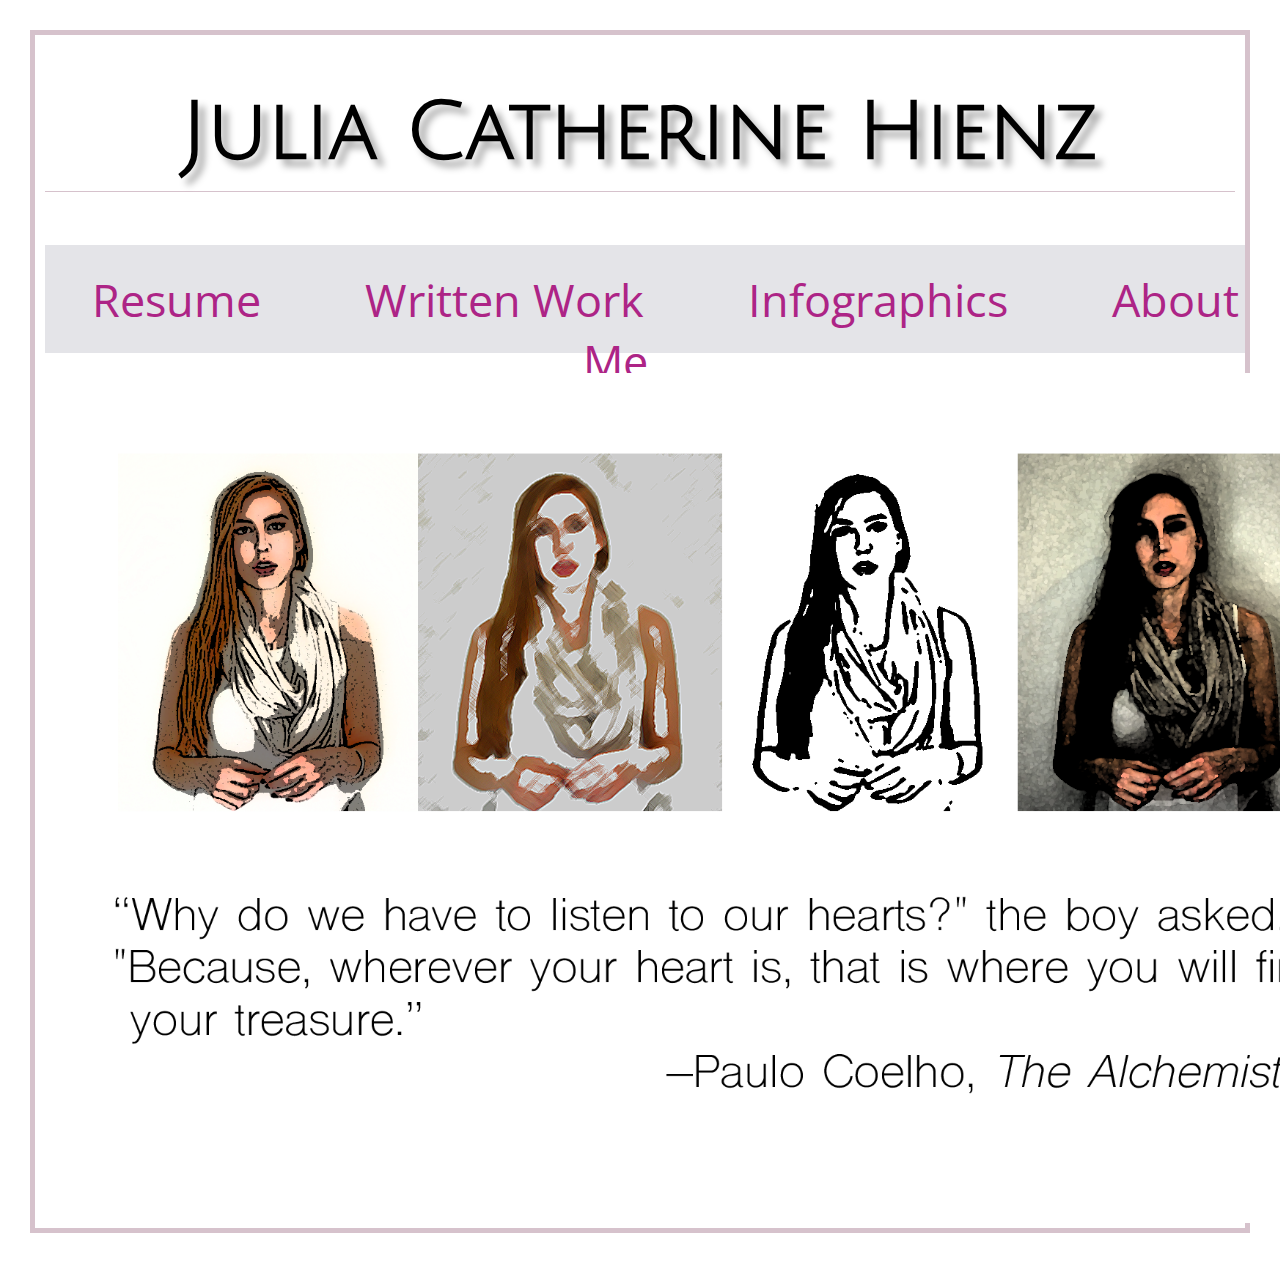
<file: index.html>
<!DOCTYPE html><html lang="en"><head>  <meta charset="UTF-8" />  <title>Julia C. Hienz</title>  <link href="../style.css" rel="stylesheet" />  <link href="https://fonts.googleapis.com/css?family=Julius+Sans+One" rel="stylesheet" />  <link href="https://fonts.googleapis.com/css?family=Open+Sans+Condensed:300" rel="stylesheet"></head><body><header>  <h1 id="homename">Julia Catherine Hienz</h1></header><main>  <div id="nav">    <ul>      <li><a href="../Resume/resume.html" style="text-decoration: none">Resume</a></li>      <li><a href="../WrittenWork/writtenwork.html" style="text-decoration: none">Written Work</a></li>      <li><a href="../Infographics/infographic.html" style="text-decoration: none">Infographics</a></li>      <li><a href="../Aboutme/aboutme.html" style="text-decoration: none">About Me</a></li>    </ul>  </div>  <img src="../images/collage.png" width="1300" height="850" alt="Collage of Julia" id="collage"/></main></body></html>
</file>
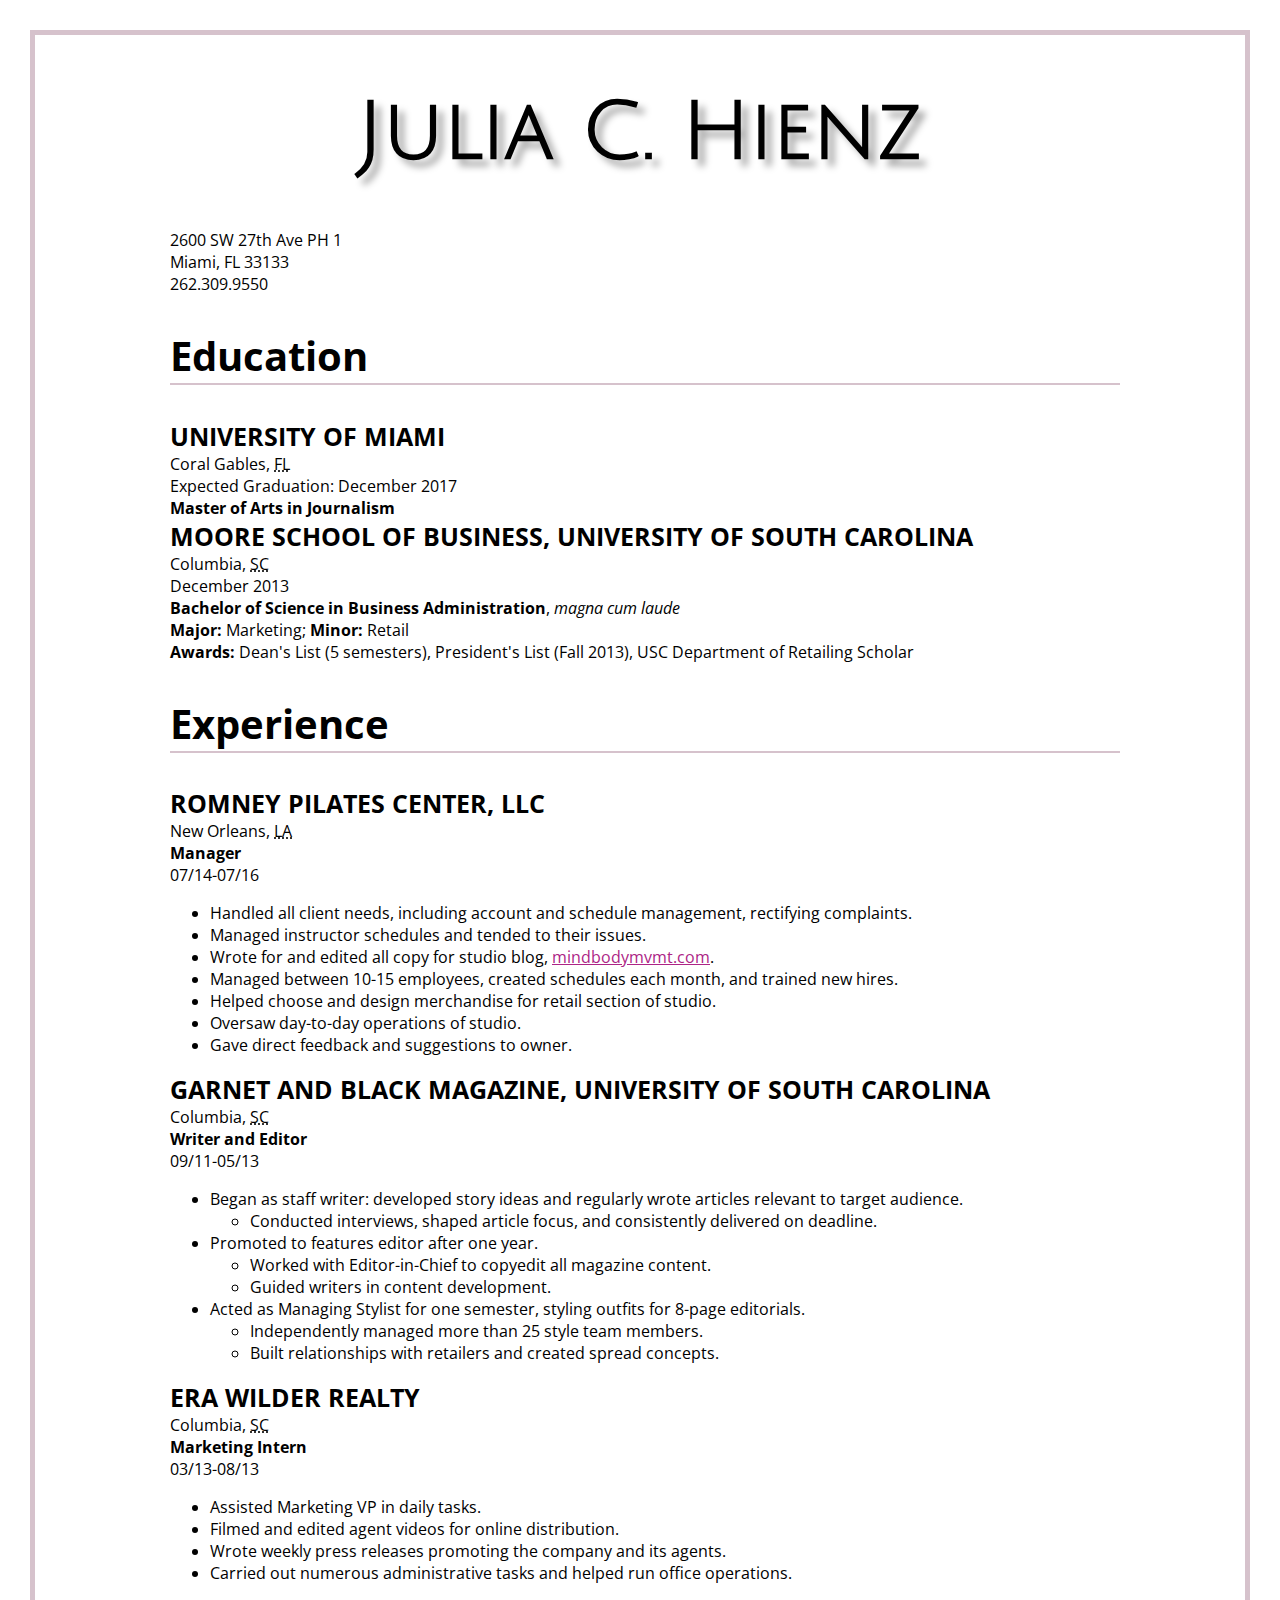
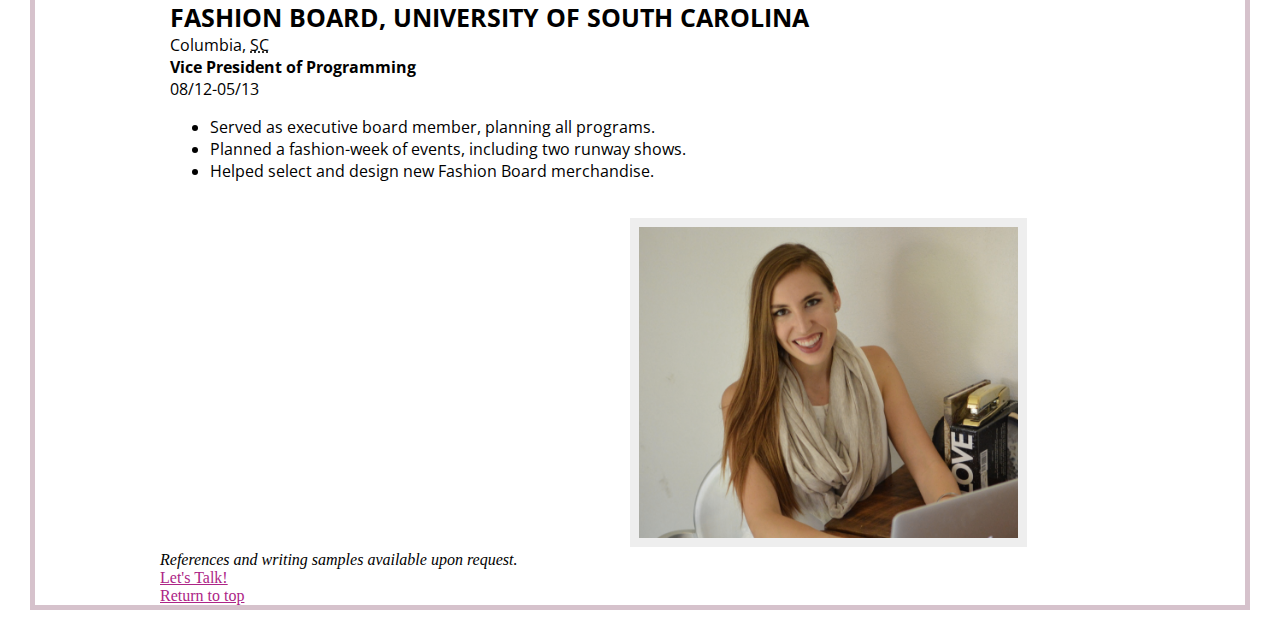
<file: resume.html>
<!DOCTYPE html>
<html lang="en">
<head>
  <meta charset="UTF-8" />
  <title>Resume</title>
  <link href="style.css" rel="stylesheet" />
  <link href="https://fonts.googleapis.com/css?family=Julius+Sans+One" rel="stylesheet" />
  <link href="https://fonts.googleapis.com/css?family=Open+Sans+Condensed:300" rel="stylesheet">
</head>

<body id="top">
<div id= "container">

    <header>
        <h1>Julia C. Hienz</h1>
    </header>

<main>

    <article id="address">
      <p>2600 SW 27th Ave PH 1</p>
      <p>Miami, FL 33133</p>
      <p>262.309.9550</p>
    </article>

    <section>
        <h2>Education</h2>

      <article>
        <h3>UNIVERSITY OF MIAMI</h3>

        <p>Coral Gables, <abbr title="Florida">FL</abbr></p>
        <p>Expected Graduation: December 2017</p>

        <p id="Degree1"><strong>Master of Arts in Journalism</strong></p>

      </article>

      <article id="USC">
        <h3>MOORE SCHOOL OF BUSINESS, UNIVERSITY OF SOUTH CAROLINA</h3>

        <p>Columbia, <abbr title="South Carolina">SC</abbr></p>

        <p>December 2013</p>

        <p id="Degree2"><strong>Bachelor of Science in Business Administration</strong>, <em>magna cum laude</em></p>

        <p id="Details1"><strong>Major:</strong> Marketing; <strong>Minor:</strong> Retail</p>
        <p id="Details2"><strong>Awards:</strong> Dean's List (5 semesters), President's List (Fall 2013),
          USC Department of Retailing Scholar</p>
      </article>

    </section>

    <section>
        <h2>Experience</h2>


      <article>
          <h3>ROMNEY PILATES CENTER, LLC</h3>

            <p>New Orleans, <abbr title="Louisiana">LA</abbr></p>

          <h4>Manager</h4>

          <p>07/14-07/16</p>

            <ul>
              <li>Handled all client needs, including account and schedule management,
                rectifying complaints.</li>
              <li>Managed instructor schedules and tended to their issues.</li>
              <li>Wrote for and edited all copy for studio blog, <a href="http://www.mindbodymvmt.com">mindbodymvmt.com</a>.</li>
              <li>Managed between 10-15 employees, created schedules each month, and trained new hires.</li>
              <li>Helped choose and design merchandise for retail section of studio.</li>
              <li>Oversaw day-to-day operations of studio.</li>
              <li>Gave direct feedback and suggestions to owner.</li>
            </ul>

      </article>

      <article>
          <h3>GARNET AND BLACK MAGAZINE, UNIVERSITY OF SOUTH CAROLINA</h3>

            <p>Columbia, <abbr title="South Carolina">SC</abbr></p>

          <h4>Writer and Editor</h4>

          <p>09/11-05/13</p>

            <ul>
              <li>Began as staff writer: developed story ideas and regularly wrote articles
              relevant to target audience.
                <ul>
                  <li>Conducted interviews, shaped article focus, and consistently delivered on deadline.</li>
                </ul>
              </li>

              <li>Promoted to features editor after one year.
                <ul>
                  <li>Worked with Editor-in-Chief to copyedit all magazine content.</li>
                  <li>Guided writers in content development.</li>
                </ul>
              </li>

              <li>Acted as Managing Stylist for one semester, styling outfits for 8-page editorials.
                <ul>
                  <li>Independently managed more than 25 style team members.</li>
                  <li>Built relationships with retailers and created spread concepts.</li>
                </ul>
              </li>

            </ul>
      </article>

      <article>
        <h3>ERA WILDER REALTY</h3>

          <p id="City">Columbia, <abbr title="South Carolina">SC</abbr></p>

        <h4>Marketing Intern</h4>

          <p>03/13-08/13</p>

        <ul>
          <li>Assisted Marketing VP in daily tasks.</li>
          <li>Filmed and edited agent videos for online distribution.</li>
          <li>Wrote weekly press releases promoting the company and its agents.</li>
          <li>Carried out numerous administrative tasks and helped run office operations.</li>
        </ul>

      </article>

      <article>
        <h3>FASHION BOARD, UNIVERSITY OF SOUTH CAROLINA</h3>

          <p>Columbia, <abbr title="South Carolina">SC</abbr></p>

        <h4>Vice President of Programming</h4>

          <p>08/12-05/13</p>

            <ul>
              <li>Served as executive board member, planning all programs.</li>
              <li>Planned a fashion-week of events, including two runway shows.</li>
              <li>Helped select and design new Fashion Board merchandise.</li>
            </ul>

      </article>
    </section>

  </main>

  <footer>
    <img src="headshot.png" alt="Picture of Julia" id="headshot" />
    <p id="References"><em>References and writing samples available upon request.</em></p>
    <p id="Talk"><a href="mailto:juliahienz@gmail.com?subject=Hello!">Let's Talk!</a></p>
    <p id="Return"><a href="#top">Return to top</a></p>
  </footer>

</div>
</body>
</html>
</file>
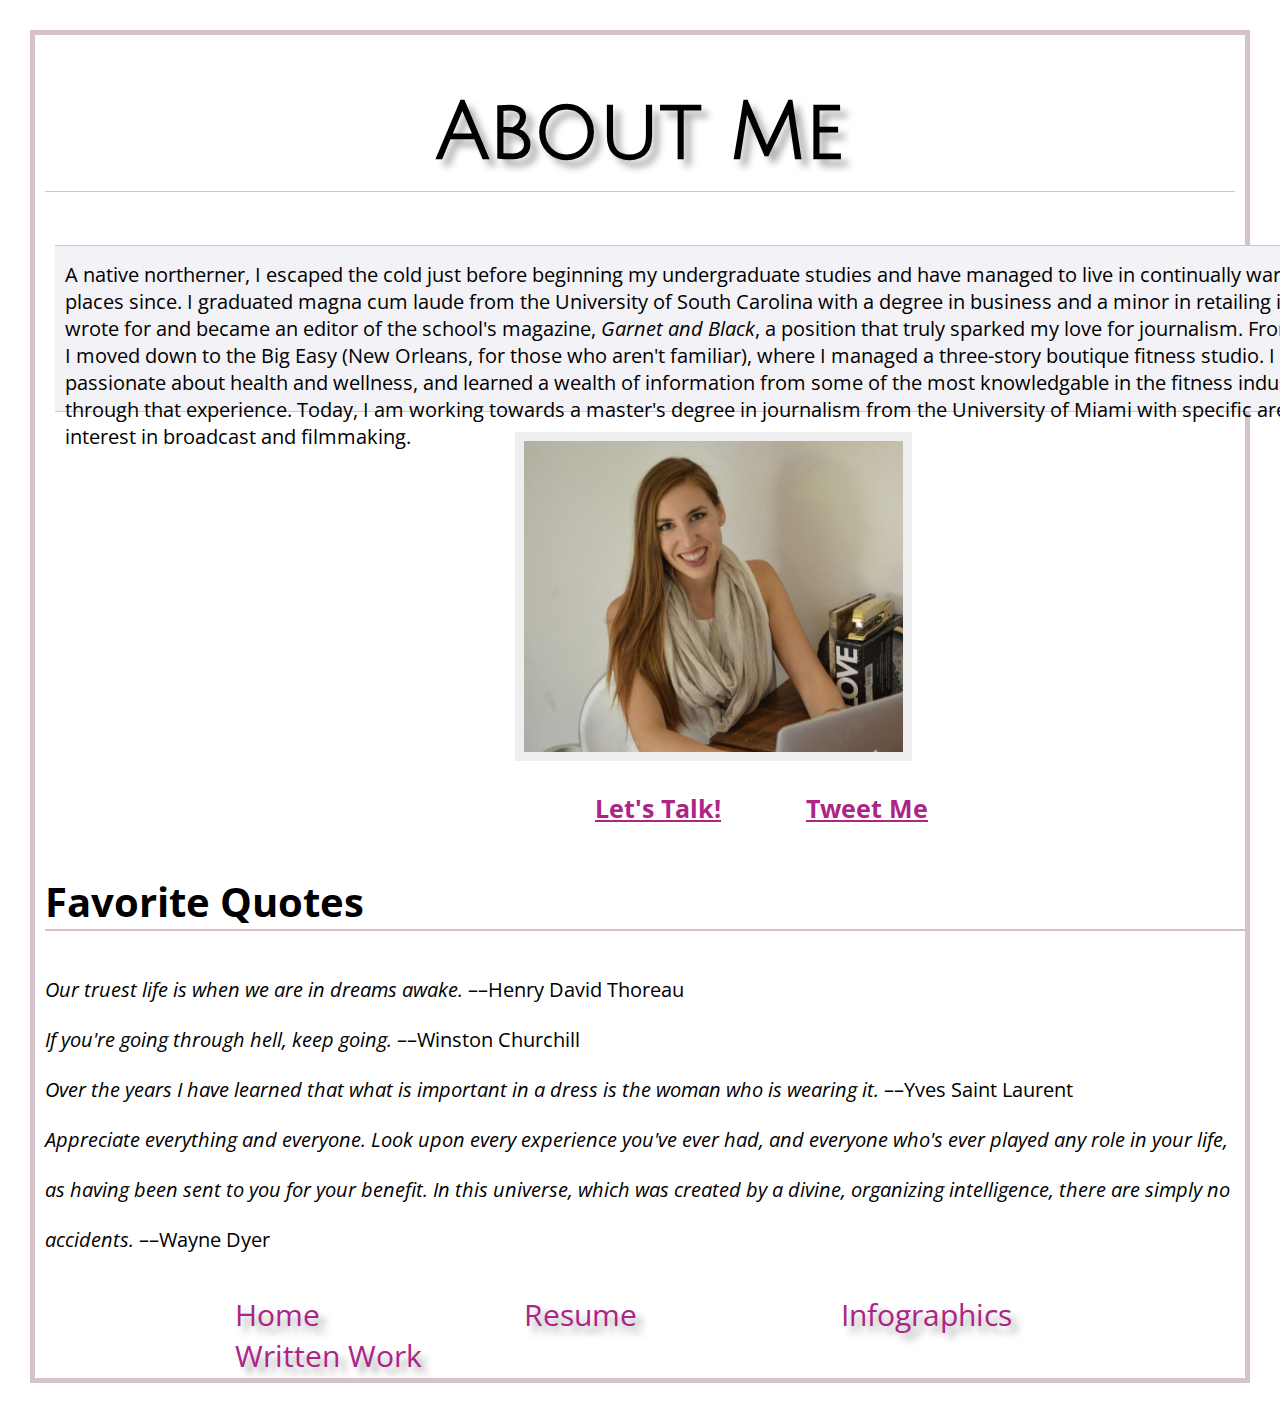
<file: Aboutme/aboutme.html>
<!DOCTYPE html>
<html lang="en">
<head>
  <meta charset="UTF-8" />
  <title>About Me</title>
  <link href="../style.css" rel="stylesheet" />
  <link href="https://fonts.googleapis.com/css?family=Julius+Sans+One" rel="stylesheet" />
  <link href="https://fonts.googleapis.com/css?family=Open+Sans+Condensed:300" rel="stylesheet">
</head>

<body>
<header>
<h1 id="about">About Me</h1>
</header>

<main>
  <article>
    <p id="me">A native northerner, I escaped the cold just before beginning my undergraduate studies and have managed to
      live in continually warmer places since. I graduated magna cum laude from the University of South
      Carolina with a degree in business and a minor in retailing in 2013. I wrote for and became an editor
      of the school's magazine, <em>Garnet and Black</em>, a position that truly sparked my love
      for journalism. From there, I moved down to the Big Easy (New Orleans, for those who aren't familiar), where I managed a three-story boutique
      fitness studio. I am passionate about health and wellness, and learned a wealth of information from some of the
      most knowledgable in the fitness industry through that experience. Today, I am working towards a master's degree in journalism
      from the University of Miami with specific areas of interest in broadcast and filmmaking.
  </article>

  <p><img src="../images/headshot.png" alt="Picture of Julia" id="headshot" /><p>

<article id="connect">
  <p id="talk"><a href="mailto:juliahienz@gmail.com?subject=Hello!"><strong>Let's Talk!</strong></a></p>
  <p id="tweet"><a href="https://twitter.com/juliahienz"><strong>Tweet Me</strong></a></p>
</article>


    <h2>Favorite Quotes</h2>
    <article id="quotes">
      <p><em></em>  </p>
      <p><em>Our truest life is when we are in dreams awake.</em> ––Henry David Thoreau</p>
      <p><em>If you're going through hell, keep going.</em>  ––Winston Churchill
      <p><em>Over the years I have learned that what is important in a dress is the woman who is wearing it.</em>
           ––Yves Saint Laurent</p>
      <p><em>Appreciate everything and everyone. Look upon every experience you've ever had,
        and everyone who's ever played any role in your life, as having been sent to you for your benefit.
        In this universe, which was created by a divine, organizing intelligence, there are simply no accidents.</em>
           ––Wayne Dyer</p>
    </article>

  <div id="bottomnav">
  <ul>
    <li><a href="../index.html" style="text-decoration:none">Home</a></li>
    <li><a href="../Resume/resume.html" style="text-decoration:none">Resume</a></li>
    <li><a href="../Infographics/infographic.html" style="text-decoration:none">Infographics</a></li>
    <li><a href="../WrittenWork/writtenwork.html" style="text-decoration:none">Written Work</a></li>
  </ul>
</div>

</main>
</body>
</html>
</file>
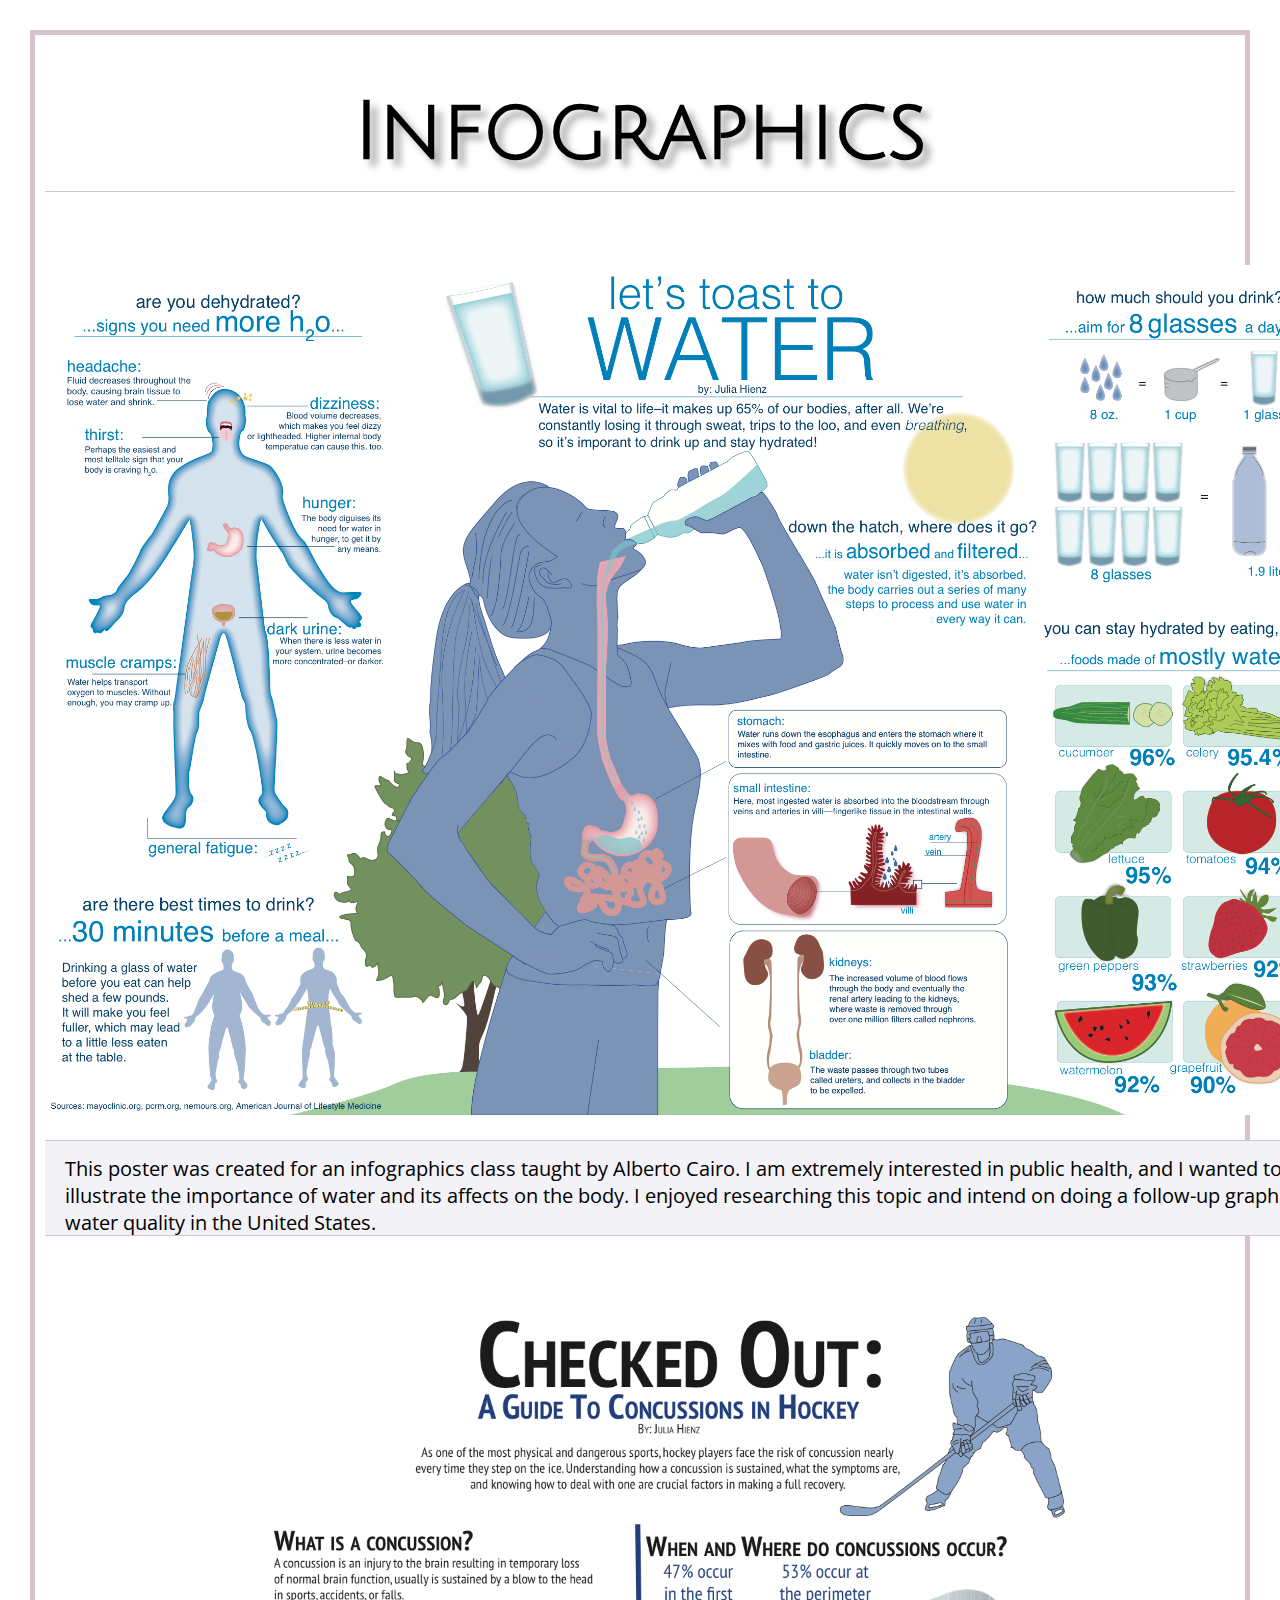
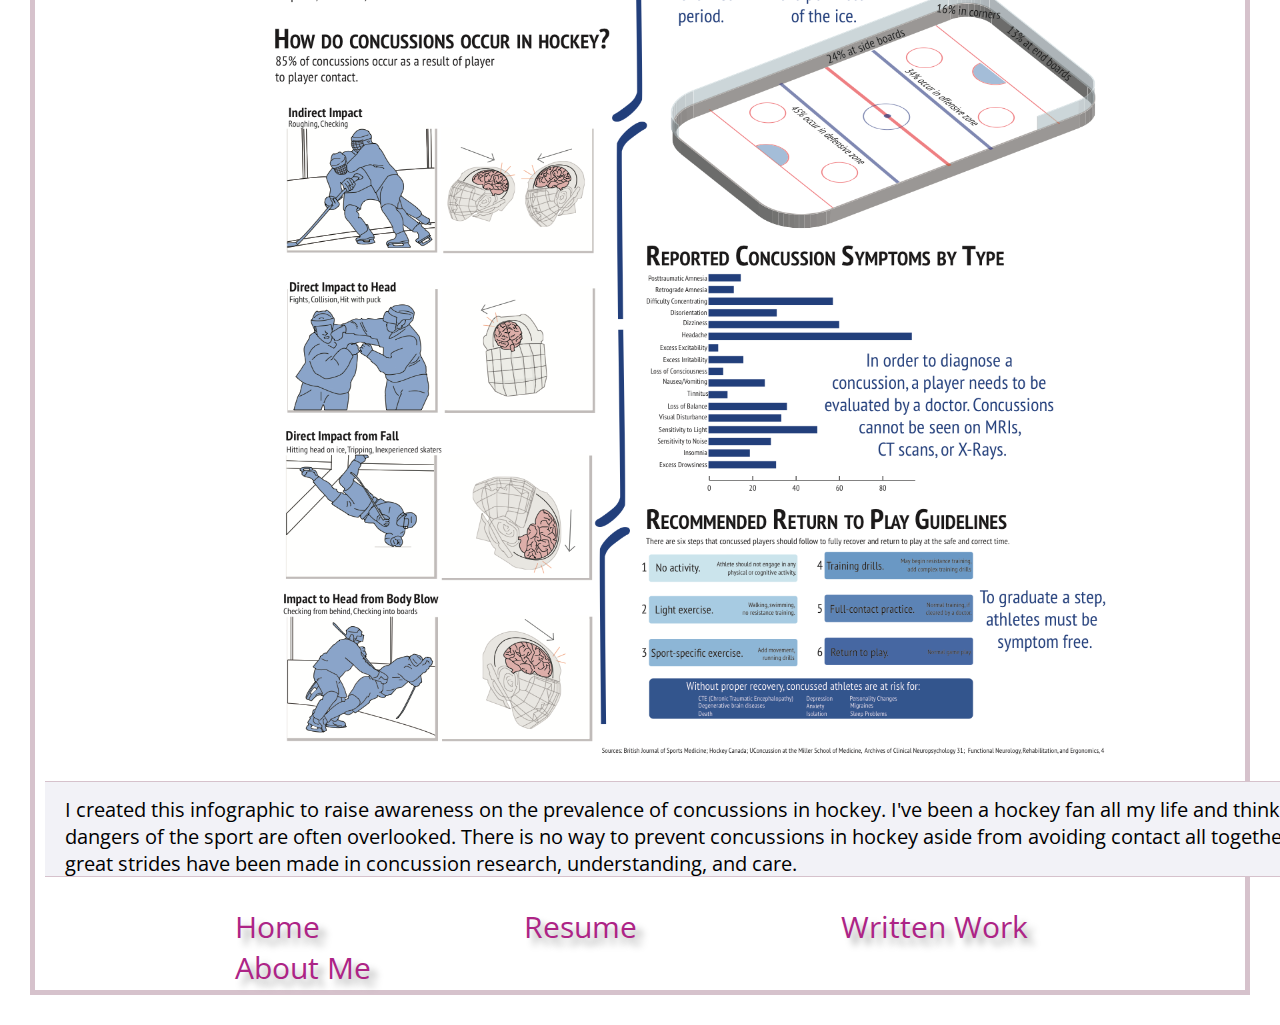
<file: Infographics/infographic.html>
<!DOCTYPE html>
<html lang="en">
<head>
  <meta charset="UTF-8" />
  <title>Infographics</title>
  <link href="../style.css" rel="stylesheet" />
  <link href="https://fonts.googleapis.com/css?family=Julius+Sans+One" rel="stylesheet" />
  <link href="https://fonts.googleapis.com/css?family=Open+Sans+Condensed:300" rel="stylesheet">
</head>
<body>

<header>
  <h1 id="info">Infographics</h1>
</header>

<main>

<article>
  <img src="../images/hydration.png" width="1300" height="850" alt="Hydration Infographic" id="hydration"/>
  <p id="graphicabout">This poster was created for an infographics class taught by Alberto Cairo. I am extremely interested in public health, and I wanted to
    illustrate the importance of water and its affects on the body. I enjoyed researching this topic and intend on doing a follow-up graphic on water quality in the United States.</p>
</article>

<article>
  <img src="../images/checkedout.png" width="850" height="1050" alt="Hockey Infographic" id="checkedout"/>
  <p id="graphicabout">I created this infographic to raise awareness on the prevalence of concussions in hockey. I've been a hockey fan all my life
    and think the dangers of the sport are often overlooked. There is no way to prevent concussions in hockey aside from avoiding contact all together, but great strides have been made in concussion research, understanding, and care.</p>
</article>

<div id="bottomnav">
  <ul>
    <li><a href="../index.html" style="text-decoration: none">Home</a></li>
    <li><a href="../Resume/resume.html" style="text-decoration: none">Resume</a></li>
    <li><a href="../WrittenWork/writtenwork.html" style="text-decoration: none">Written Work</a></li>
    <li><a href="../Aboutme/aboutme.html" style="text-decoration: none">About Me</a></li>
  </ul>
</div>

</main>
</body>
</html>
</file>
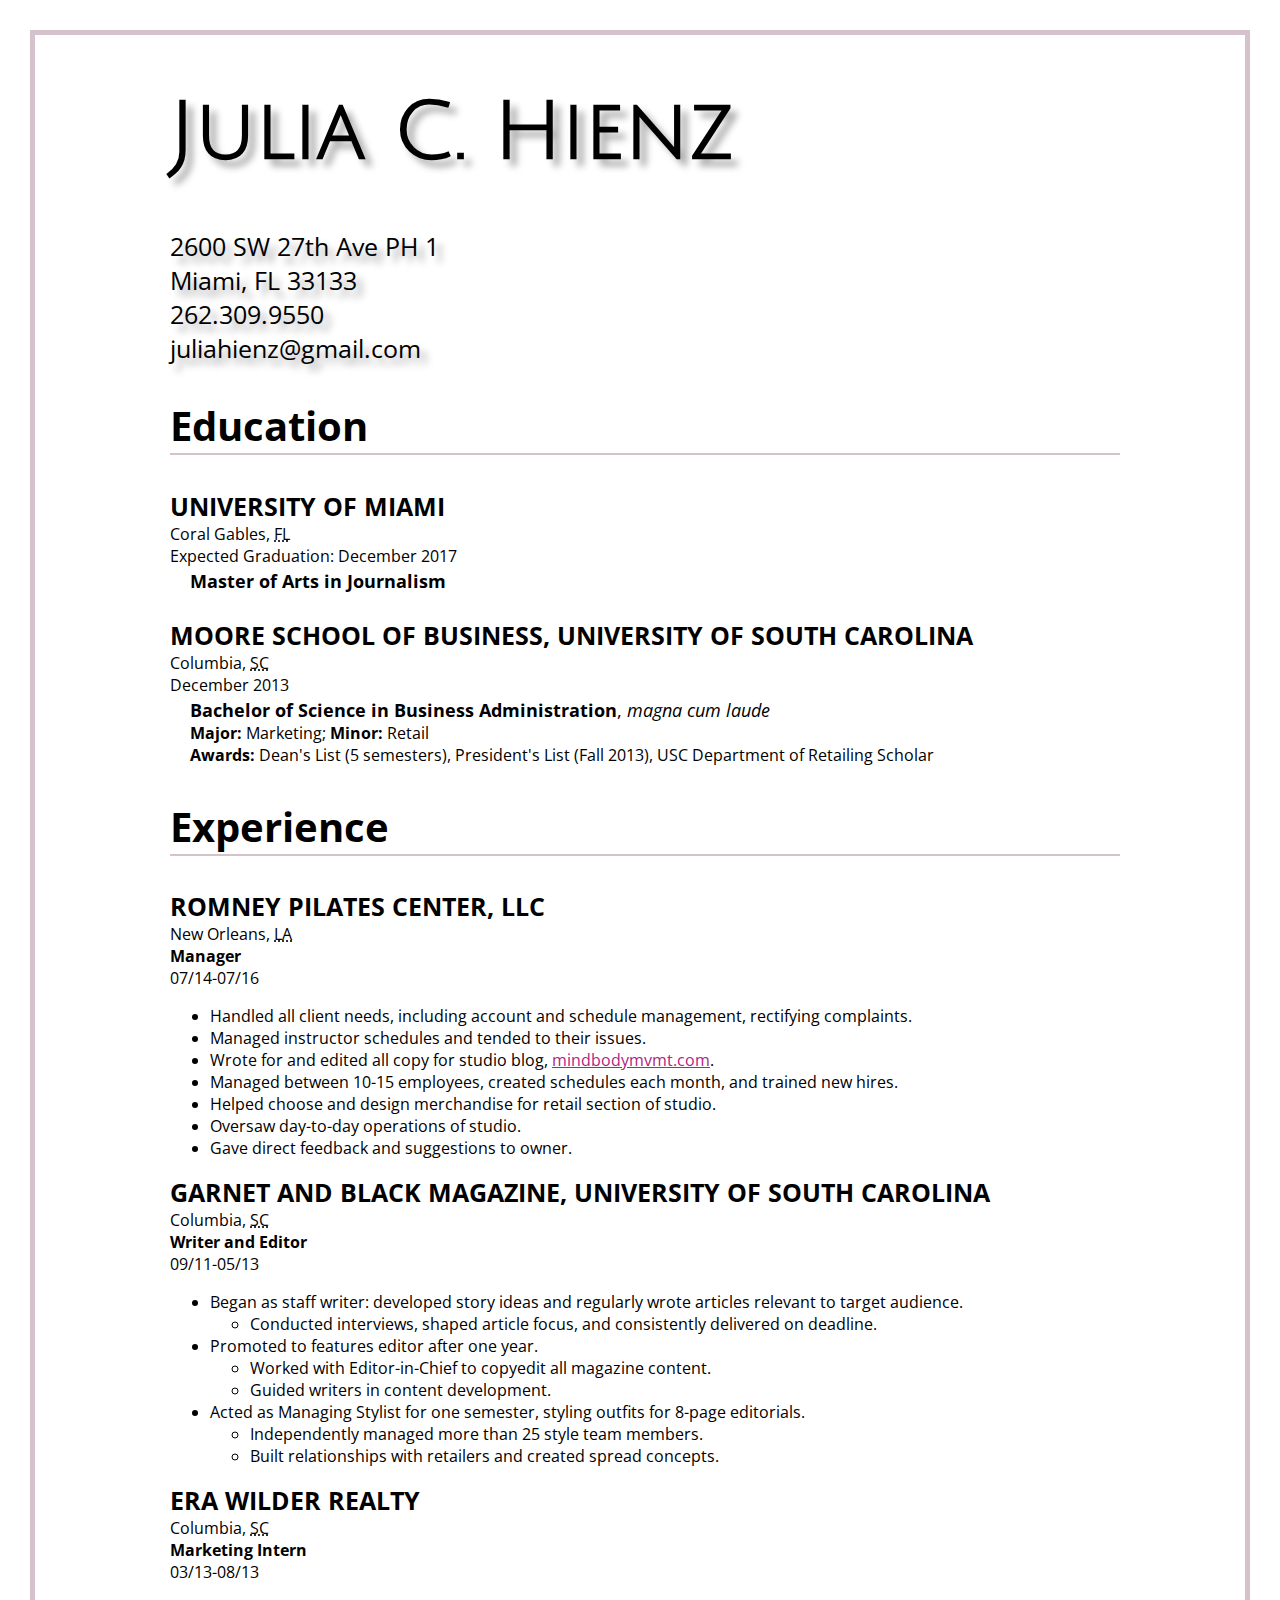
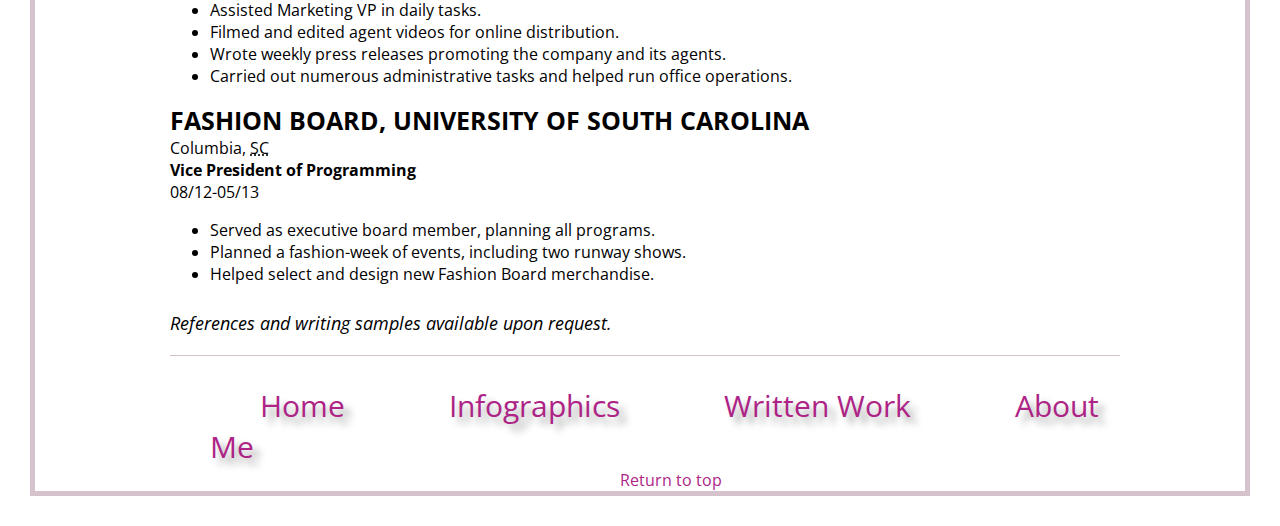
<file: Resume/resume.html>
<!DOCTYPE html>
<html lang="en">
<head>
  <meta charset="UTF-8" />
  <title>Resume</title>
  <link href="../style.css" rel="stylesheet" media="screen" />
  <link href="print.css" rel="stylesheet" media="print" />
  <link href="https://fonts.googleapis.com/css?family=Julius+Sans+One" rel="stylesheet" />
  <link href="https://fonts.googleapis.com/css?family=Open+Sans+Condensed:300" rel="stylesheet">
</head>

<body id="top">
<div id= "container">

<header>
  <h1 id="jch">Julia C. Hienz</h1>
    <address>
      <p>2600 SW 27th Ave PH 1</p>
      <p>Miami, FL 33133</p>
      <p>262.309.9550</p>
      <p>juliahienz@gmail.com</p>
    </address>
</header>

<main>
  <section>
    <h2>Education</h2>
    <article>
      <h3>UNIVERSITY OF MIAMI</h3>
        <p>Coral Gables, <abbr title="Florida">FL</abbr></p>
        <p>Expected Graduation: December 2017</p>
        <p id="degree1"><strong>Master of Arts in Journalism</strong></p>
    </article>

    <article id="usc">
      <h3 id="sc">MOORE SCHOOL OF BUSINESS, UNIVERSITY OF SOUTH CAROLINA</h3>
        <p>Columbia, <abbr title="South Carolina">SC</abbr></p>
        <p>December 2013</p>
        <p id="degree2"><strong>Bachelor of Science in Business Administration</strong>, <em>magna cum laude</em></p>
        <p id="details1"><strong>Major:</strong> Marketing; <strong>Minor:</strong> Retail</p>
        <p id="details2"><strong>Awards:</strong> Dean's List (5 semesters), President's List (Fall 2013),
          USC Department of Retailing Scholar</p>
    </article>

  </section>

  <section>
    <h2>Experience</h2>

      <article>
        <h3>ROMNEY PILATES CENTER, LLC</h3>
          <p>New Orleans, <abbr title="Louisiana">LA</abbr></p>
        <h4>Manager</h4>
          <p>07/14-07/16</p>
          <ul>
              <li>Handled all client needs, including account and schedule management,
                rectifying complaints.</li>
              <li>Managed instructor schedules and tended to their issues.</li>
              <li>Wrote for and edited all copy for studio blog, <a href="http://www.mindbodymvmt.com" id="mbm">mindbodymvmt.com</a>.</li>
              <li>Managed between 10-15 employees, created schedules each month, and trained new hires.</li>
              <li>Helped choose and design merchandise for retail section of studio.</li>
              <li>Oversaw day-to-day operations of studio.</li>
              <li>Gave direct feedback and suggestions to owner.</li>
          </ul>
      </article>

      <article>
        <h3>GARNET AND BLACK MAGAZINE, UNIVERSITY OF SOUTH CAROLINA</h3>
          <p>Columbia, <abbr title="South Carolina">SC</abbr></p>
        <h4>Writer and Editor</h4>
          <p>09/11-05/13</p>
          <ul>
              <li>Began as staff writer: developed story ideas and regularly wrote articles
              relevant to target audience.
                <ul>
                  <li>Conducted interviews, shaped article focus, and consistently delivered on deadline.</li>
                </ul>
              </li>

              <li>Promoted to features editor after one year.
                <ul>
                  <li>Worked with Editor-in-Chief to copyedit all magazine content.</li>
                  <li>Guided writers in content development.</li>
                </ul>
              </li>

              <li>Acted as Managing Stylist for one semester, styling outfits for 8-page editorials.
                <ul>
                  <li>Independently managed more than 25 style team members.</li>
                  <li>Built relationships with retailers and created spread concepts.</li>
                </ul>
              </li>

          </ul>
      </article>

      <article>
        <h3>ERA WILDER REALTY</h3>

          <p id="city">Columbia, <abbr title="South Carolina">SC</abbr></p>

        <h4>Marketing Intern</h4>

          <p>03/13-08/13</p>

        <ul>
          <li>Assisted Marketing VP in daily tasks.</li>
          <li>Filmed and edited agent videos for online distribution.</li>
          <li>Wrote weekly press releases promoting the company and its agents.</li>
          <li>Carried out numerous administrative tasks and helped run office operations.</li>
        </ul>

      </article>

      <article>
        <h3>FASHION BOARD, UNIVERSITY OF SOUTH CAROLINA</h3>
          <p>Columbia, <abbr title="South Carolina">SC</abbr></p>
        <h4>Vice President of Programming</h4>
          <p>08/12-05/13</p>
            <ul>
              <li>Served as executive board member, planning all programs.</li>
              <li>Planned a fashion-week of events, including two runway shows.</li>
              <li>Helped select and design new Fashion Board merchandise.</li>
            </ul>
      </article>
    </section>

    <p id="references"><em>References and writing samples available upon request.</em></p>

  <article>
    <div id="bottomnavresume">
        <ul>
          <li><a href="../index.html" style="text-decoration: none">Home</a></li>
          <li><a href="../Infographics/infographic.html" style="text-decoration: none">Infographics</a></li>
          <li><a href="../WrittenWork/writtenwork.html" style="text-decoration: none">Written Work</a></li>
          <li><a href="../Aboutme/aboutme.html" style="text-decoration: none">About Me</a></li>
        </ul>
    </div>
  </article>

  <p id="return"><a href="#top" style="text-decoration:none">Return to top</a></p>

  </main>
</div>
</body>
</html>
</file>
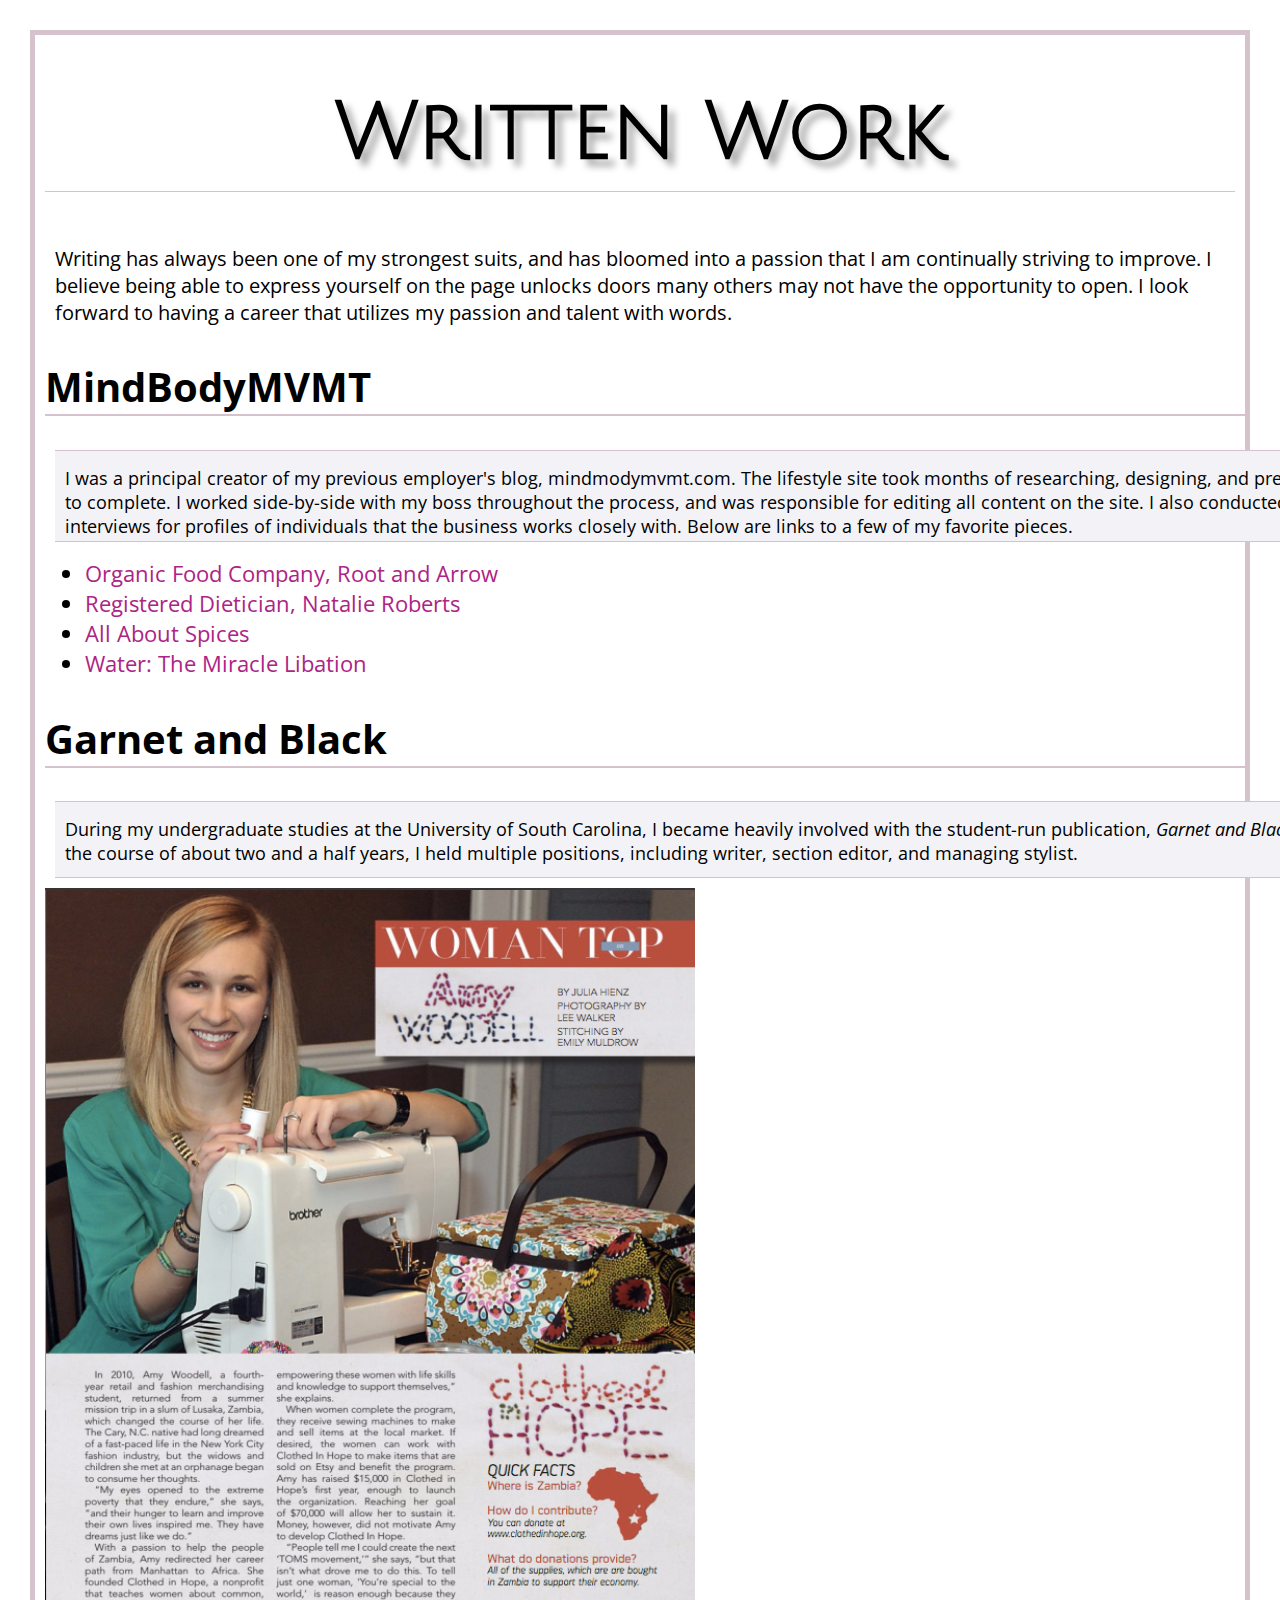
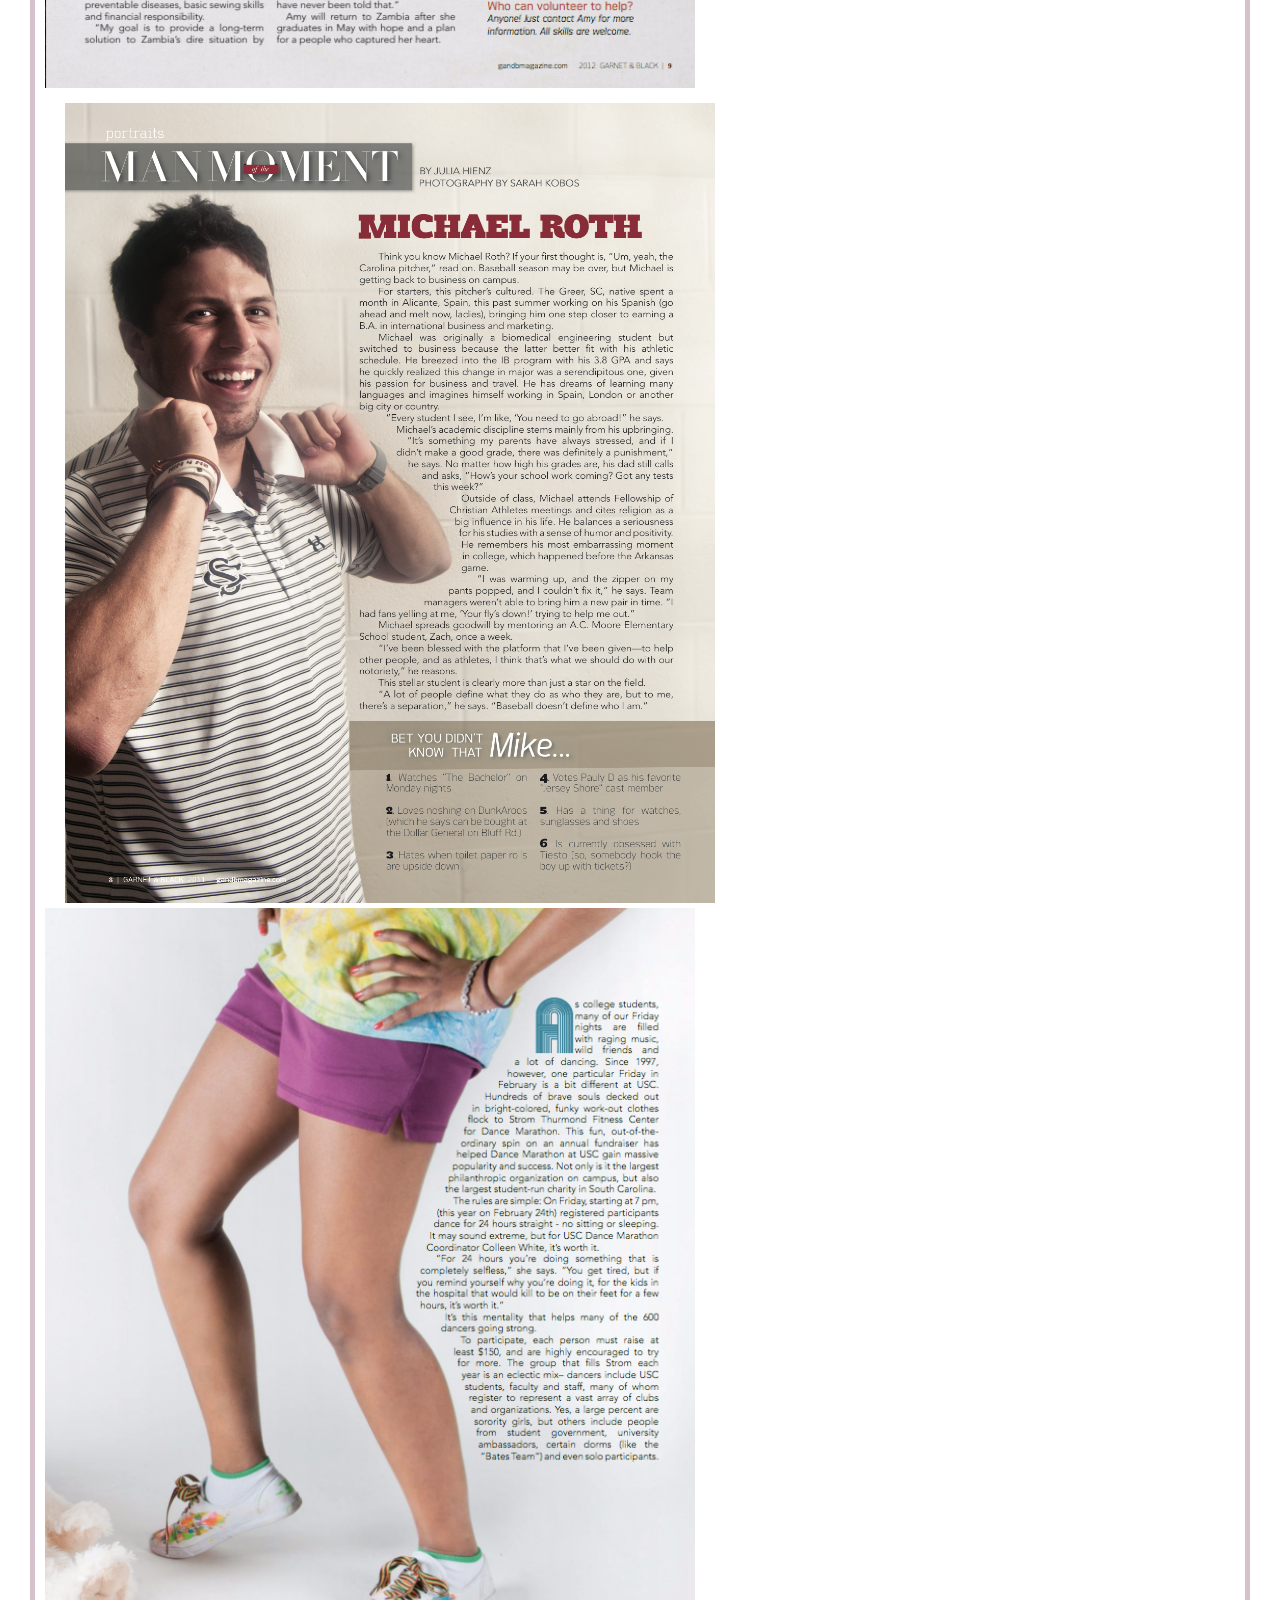
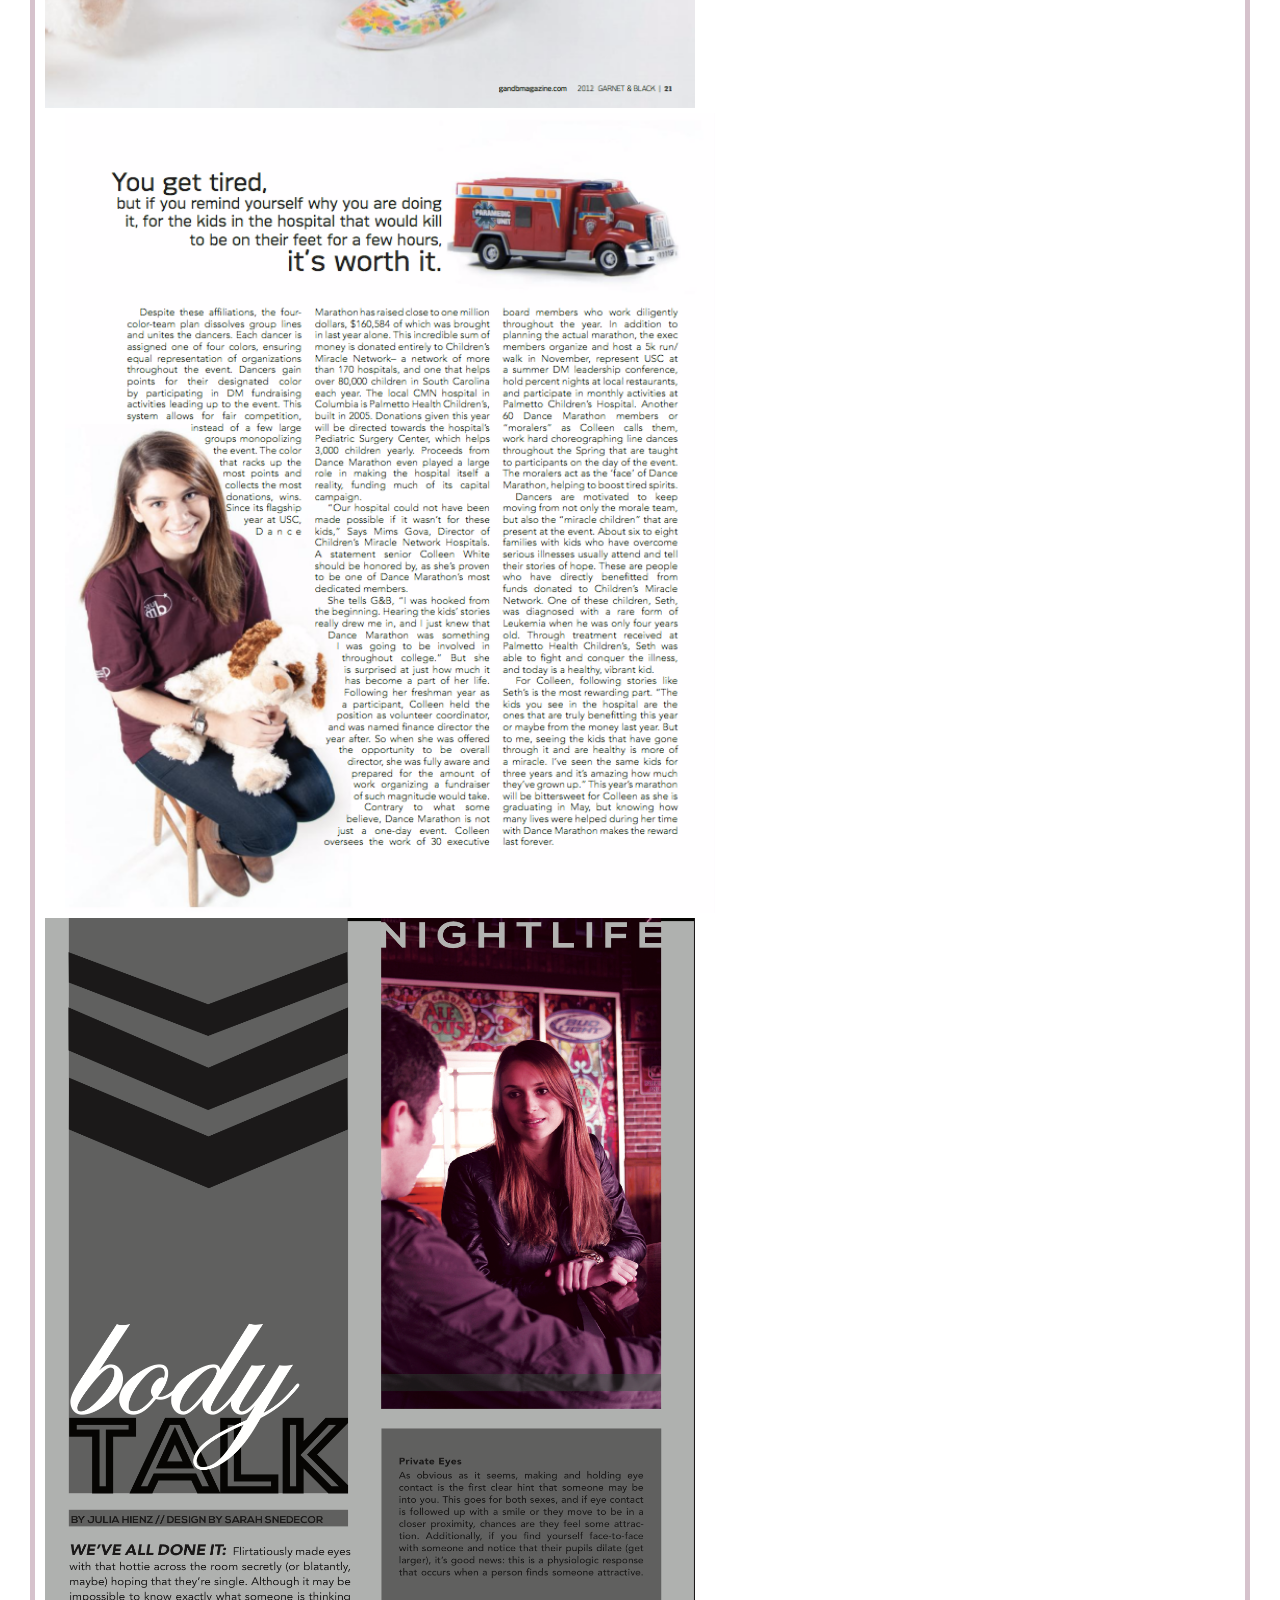
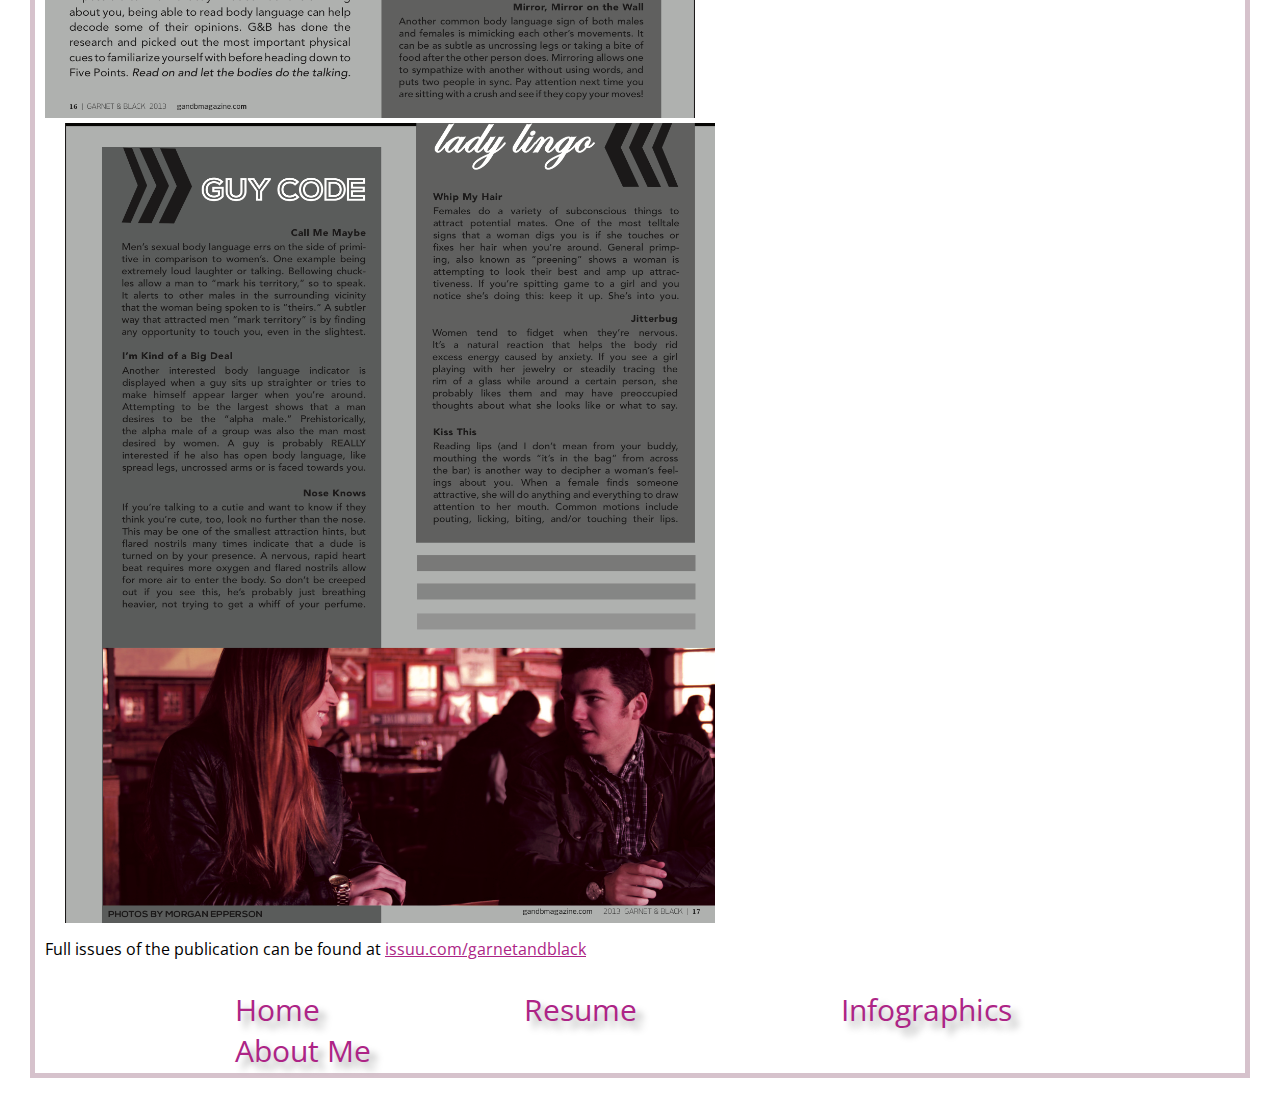
<file: WrittenWork/writtenwork.html>
<!DOCTYPE html>
<html lang="en">
<head>
  <meta charset="UTF-8" />
  <title>Written Work</title>
  <link href="../style.css" rel="stylesheet" />
  <link href="https://fonts.googleapis.com/css?family=Julius+Sans+One" rel="stylesheet" />
  <link href="https://fonts.googleapis.com/css?family=Open+Sans+Condensed:300" rel="stylesheet">
</head>

<body>
<header>
<h1 id="written">Written Work</h1>
</header>

<main>
<p id="writingbio">Writing has always been one of my strongest suits, and has bloomed into a passion that I am continually striving
  to improve. I believe being able to express yourself on the page unlocks doors many others may not have the opportunity to open.
  I look forward to having a career that utilizes my passion and talent with words.

<h2>MindBodyMVMT</h2>
<p id="mbmbio">I was a principal creator of my previous employer's blog, mindmodymvmt.com. The lifestyle site
    took months of researching, designing, and preparation to complete. I worked side-by-side with my boss throughout the process,
    and was responsible for editing all content on the site. I also conducted interviews for profiles of individuals that
    the business works closely with. Below are links to a few of my favorite pieces.</p>

<ul id="mbmlinks">
  <li><a href="http://mindbodymvmt.com/#/liz-ford-root-arrow/" style="text-decoration:none">Organic Food Company, Root and Arrow</a></li>
  <li><a href="http://mindbodymvmt.com/#/chat-natalie-roberts/" style="text-decoration:none">Registered Dietician, Natalie Roberts</a></li>
  <li><a href="http://mindbodymvmt.com/#/all-about-spices/" style="text-decoration:none">All About Spices</a></li>
  <li><a href="http://mindbodymvmt.com/#/hydration/" style="text-decoration:none">Water: The Miracle Libation</a></li>
</ul>

<h2>Garnet and Black</h2>
<p id="gandb">During my undergraduate studies at the University of South Carolina, I became heavily involved with the student-run publication, <em>Garnet and Black</em>.
  Over the course of about two and a half years, I held multiple positions, including writer, section editor, and managing stylist.


<article>
  <img src="../images/ClothedinHope.png" width= "650" height="800" alt="Clothed in Hope Article" id="cih" />
  <img src="../images/michaelroth.png" width= "650" height="800" alt="Michael Roth Article" id="mr" />
  <img src="../images/DM1.png" width= "650" height="800" alt="Dance Marathon Article" id="dm1" />
  <img src="../images/DM2.png" width= "650" height="800" alt="Dance Marathon 2 Article" id="dm2" />
  <img src="../images/bodytalk1.png" width= "650" height="800" alt="Body Talk Article" id="body1" />
  <img src="../images/bodytalk2.png" width= "650" height="800" alt="Body Talk Article" id="body2" />
</article>

<p id="publication">Full issues of the publication can be found at <a href="https://issuu.com/garnetandblack">issuu.com/garnetandblack</a></p>

<div id="bottomnav">
  <ul>
    <li><a href="../index.html" style="text-decoration: none">Home</a></li>
    <li><a href="../Resume/resume.html" style="text-decoration: none">Resume</a></li>
    <li><a href="../Infographics/infographic.html" style="text-decoration: none">Infographics</a></li>
    <li><a href="../Aboutme/aboutme.html" style="text-decoration: none">About Me</a></li>
  </ul>
</div>

</main>
</body>
</html>
</file>
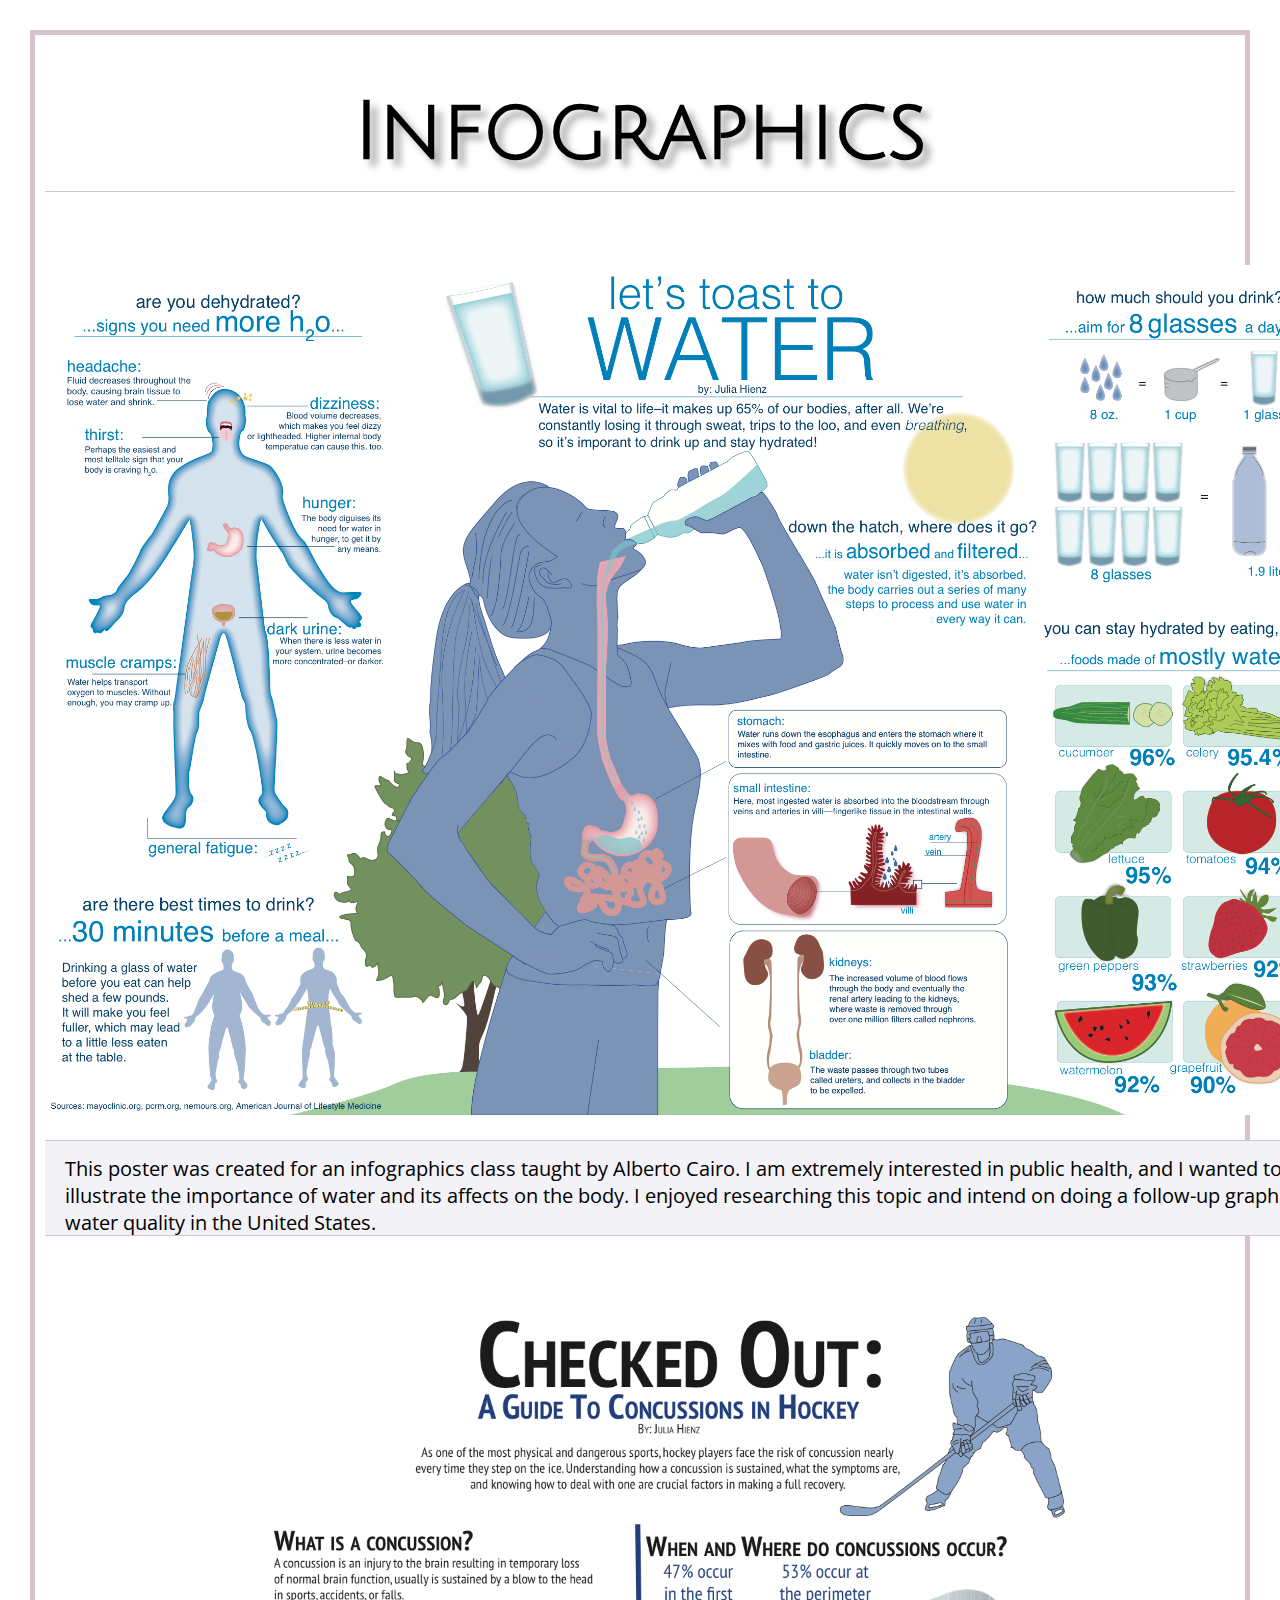
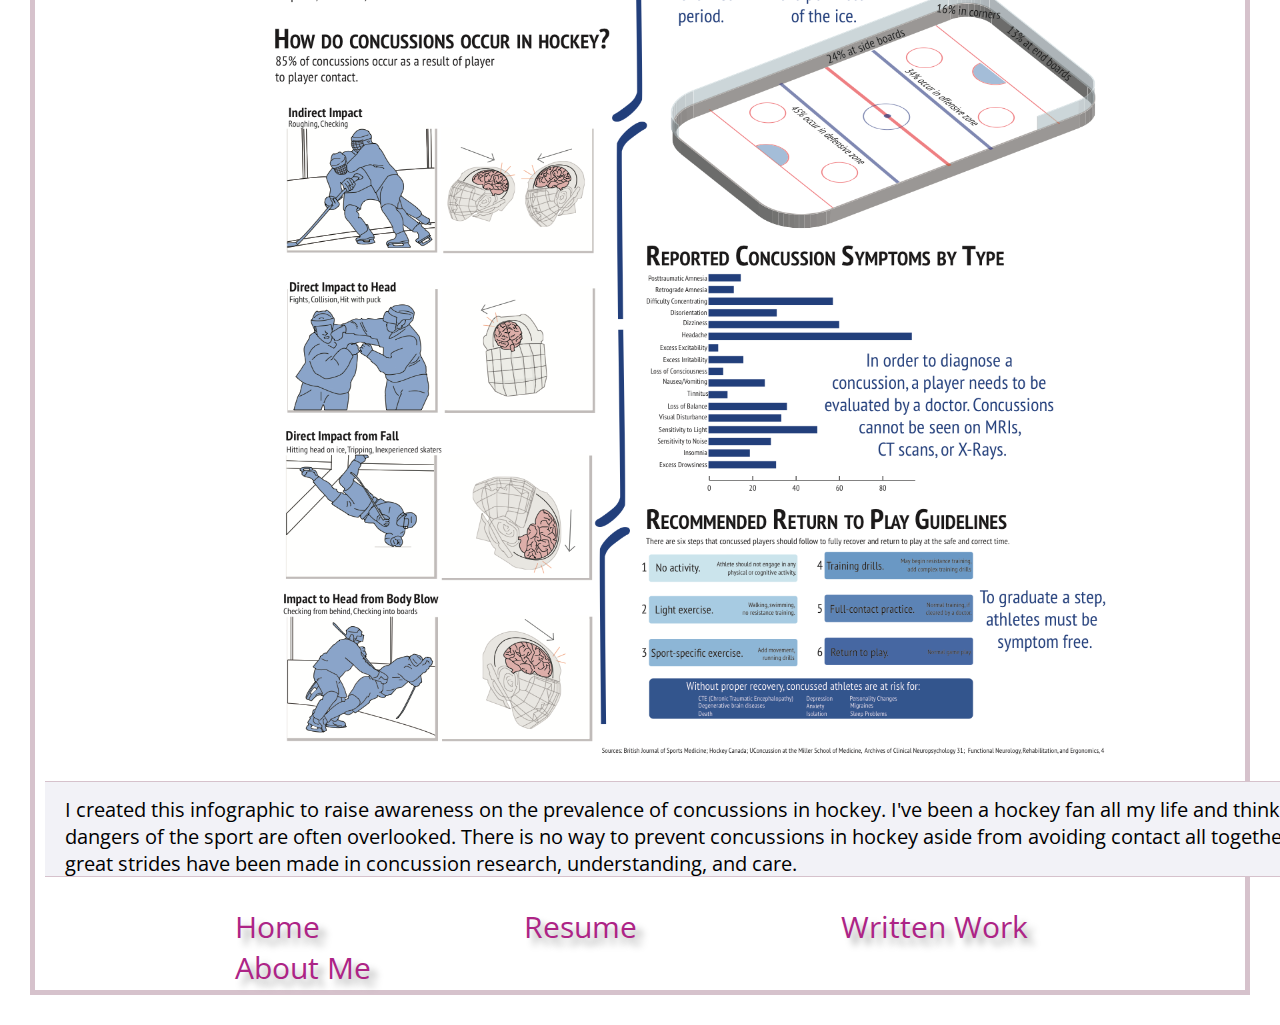
<file: JCHsite/Infographics/infographic.html>
<!DOCTYPE html>
<html lang="en">
<head>
  <meta charset="UTF-8" />
  <title>Infographics</title>
  <link href="../style.css" rel="stylesheet" />
  <link href="https://fonts.googleapis.com/css?family=Julius+Sans+One" rel="stylesheet" />
  <link href="https://fonts.googleapis.com/css?family=Open+Sans+Condensed:300" rel="stylesheet">
</head>
<body>

<header>
  <h1 id="info">Infographics</h1>
</header>

<main>

<article>
  <img src="../images/hydration.png" width="1300" height="850" alt="Hydration Infographic" id="hydration"/>
  <p id="graphicabout">This poster was created for an infographics class taught by Alberto Cairo. I am extremely interested in public health, and I wanted to
    illustrate the importance of water and its affects on the body. I enjoyed researching this topic and intend on doing a follow-up graphic on water quality in the United States.</p>
</article>

<article>
  <img src="../images/checkedout.png" width="850" height="1050" alt="Hockey Infographic" id="checkedout"/>
  <p id="graphicabout">I created this infographic to raise awareness on the prevalence of concussions in hockey. I've been a hockey fan all my life
    and think the dangers of the sport are often overlooked. There is no way to prevent concussions in hockey aside from avoiding contact all together, but great strides have been made in concussion research, understanding, and care.</p>
</article>

<div id="bottomnav">
  <ul>
    <li><a href="../index.html" style="text-decoration: none">Home</a></li>
    <li><a href="../Resume/resume.html" style="text-decoration: none">Resume</a></li>
    <li><a href="../Written Work/writtenwork.html" style="text-decoration: none">Written Work</a></li>
    <li><a href="../About me/aboutme.html" style="text-decoration: none">About Me</a></li>
  </ul>
</div>

</main>
</body>
</html>
</file>
<file: style.css>
body {
  border: 5px solid #d6c2cc;
  margin: 30px;
}

header {
  font-family: 'Julius Sans One', sans-serif;
  font-size: 40px;
  text-shadow: 7px 7px 7px #aaa;
  margin: 10px;
      }

address {
  font-family: 'Open Sans Condensed', sans-serif;
  font-style: normal;
  font-size: 25px;
  margin: 0px;
      }

main {
  font-family: 'Open Sans Condensed', sans-serif;
  border: 0px solid #222;
  padding-left: 10px;
  padding-bottom: 0px
}

h1 {
  text-align: center;
}

h2 {
  font-family: 'Open Sans Condensed', sans-serif;
  font-size: 40px;
  border-bottom: 2px solid #d6c2cc;
}

h3 {
  font-family: 'Open Sans Condensed', sans-serif;
  font-size: 25px;
  margin: 0px;
}

h4,p {
  margin: 0px;
}

#jch {
  text-align: left;
}

#nav {
  width: inherit;
  height: 100px;
  background-color: #e4e4e8;
  text-align: center;
  padding-top: 8px;
}

#nav ul {
list-style-type: none;
}

#nav ul li {
  display: inline;
  font-size: 45px;
  padding-right: 100px;
}

#bottomnav {
  height: 100px;
  padding-top: 13px;
}

#bottomnav ul {
list-style-type: none;
}

#bottomnav ul li {
  display: inline;
  font-size: 30px;
  padding-left: 150px;
  padding-right: 50px;
  text-shadow: 7px 7px 7px #aaa;
}
#quotes {
  font-size: 20px;
  padding bottom: 20px;
  line-height: 50px;
}
#bottomnavresume {
  height: 100px;
  padding-top: 13px;
  border-top: 1px solid #d6c2cc;
}

#bottomnavresume ul {
list-style-type: none;
}

#bottomnavresume ul li {
  display: inline;
  font-size: 30px;
  padding-left: 50px;
  padding-right: 50px;
  text-shadow: 7px 7px 7px #aaa;
}

#container {
  max-width: 960px;
  margin: 0 auto;
}

#usc {
  padding-top: 25px;
}

#degree1, #degree2 {
  font-family: 'Open Sans Condensed', sans-serif;
  font-size: 18px;
  padding-top: 2px;
  padding-left: 20px;
}

#details1, #details2 {
  padding-left: 20px;
}

#headshot  {
  border: 9px solid #eee;
  margin-top: 20px;
  margin-left: 470px;
  }

#me {
  font-size: 20px;
  margin-left: 10px;
  margin-right: 10px;
  padding-left: 10px;
  padding-top: 15px;
  background-color: #f2f2f7;
  width: 1300px;
  height: 150px;
  border-top: 1px solid #d6c2cc;
  border-bottom: 1px solid #d6c2cc;
}

#info, #homename, #written, #about {
  padding-bottom: 15px;
  border-bottom: 1px solid #d6c2cc;
}

#hydration {
  padding-top: 20px;
  padding-bottom: 20px;
}

#checkedout {
  padding-top: 70px;
  padding-bottom: 20px;
  padding-left: 215px;
}

#graphicabout {
  background-color: #f2f2f7;
  padding-top: 14px;
  padding-left: 20px;
  width: 1300px;
  height: 80px;
  border-top: 1px solid #d6c2cc;
  border-bottom: 1px solid #d6c2cc;
  font-size: 20px;
}

#references {
font-family: 'Open Sans Condensed', sans-serif;
font-size: 18px;
padding-bottom: 20px;
padding-top: 10px;
}

#connect {
  font-size: 25px;
  padding-top: 20px;
  padding-left: 550px;
  padding-bottom: 10px;
  line-height: 45px;
  display: flex;
}

#tweet {
  padding-left: 85px;
}

#return {
  padding-left: 450px;
}

#bottom {
  display: inline;
}

#collage {
  padding-left: 29px;
  padding-top: 20px;
}

#mr {
  padding-left: 20px;
  padding-top: 10px;
}

#cih {
  padding-top: 10px;
}

#body2 {
  padding-left: 20px;
}

#dm2 {
  padding-left: 20px;
}

#publication {
  padding-top: 10px;
}

#mbmbio, #gandb {
  font-size: 18px;
  margin-right: 10px;
    margin-left: 10px;
    padding-left: 10px;
    padding-top: 15px;
    background-color: #f2f2f7;
    width: 1300px;
    height: 75px;
    border-top: 1px solid #d6c2cc;
    border-bottom: 1px solid #d6c2cc;
}

#gandb {
    height: 60px;
}

#mbmlinks li {
  font-size: 22px;
}

#writingbio {
  font-size: 20px;
  padding-left: 10px;
}

a {
color:#ad2486;
}

a:visited {
color: #5b043a;
}

a:hover {
  color:#145b23;
}

a:active {
  color:#145b23;
}
</file>
<file: Resume/print.css>
body {
  background: transparent;
  color: black;
  font-family: serif;
  font-size: 12pt;
}

h2 {
  font-size: 16pt;
  text-decoration: underline;
}

h3, h4 {
  font-size: 13pt;
  line-height: .05in;
}

address {
  font-style: normal;
  line-height: .05in;
}

p {
  line-height: .02in;
}

#jch {
  font-size: 18pt;
}

#mbm {
  text-decoration: none;
}

#usc {
  padding-top: .002in;
}

#return, #bottomnavresume {
  display: none;
}
</file>
<file: JCHsite/style.css>
body {
  border: 5px solid #d6c2cc;
  margin: 30px;
}

header {
  font-family: 'Julius Sans One', sans-serif;
  font-size: 40px;
  text-shadow: 7px 7px 7px #aaa;
  margin: 10px;
      }

address {
  font-family: 'Open Sans Condensed', sans-serif;
  font-style: normal;
  font-size: 25px;
  margin: 0px;
      }

main {
  font-family: 'Open Sans Condensed', sans-serif;
  border: 0px solid #222;
  padding-left: 10px;
  padding-bottom: 0px
}

h1 {
  text-align: center;
}

h2 {
  font-family: 'Open Sans Condensed', sans-serif;
  font-size: 40px;
  border-bottom: 2px solid #d6c2cc;
}

h3 {
  font-family: 'Open Sans Condensed', sans-serif;
  font-size: 25px;
  margin: 0px;
}

h4,p {
  margin: 0px;
}

#jch {
  text-align: left;
}

#nav {
  width: inherit;
  height: 100px;
  background-color: #e4e4e8;
  text-align: center;
  padding-top: 8px;
}

#nav ul {
list-style-type: none;
}

#nav ul li {
  display: inline;
  font-size: 45px;
  padding-right: 100px;
}

#bottomnav {
  height: 100px;
  padding-top: 13px;
}

#bottomnav ul {
list-style-type: none;
}

#bottomnav ul li {
  display: inline;
  font-size: 30px;
  padding-left: 150px;
  padding-right: 50px;
  text-shadow: 7px 7px 7px #aaa;
}
#quotes {
  font-size: 20px;
  padding bottom: 20px;
  line-height: 50px;
}
#bottomnavresume {
  height: 100px;
  padding-top: 13px;
  border-top: 1px solid #d6c2cc;
}

#bottomnavresume ul {
list-style-type: none;
}

#bottomnavresume ul li {
  display: inline;
  font-size: 30px;
  padding-left: 50px;
  padding-right: 50px;
  text-shadow: 7px 7px 7px #aaa;
}

#container {
  max-width: 960px;
  margin: 0 auto;
}

#usc {
  padding-top: 25px;
}

#degree1, #degree2 {
  font-family: 'Open Sans Condensed', sans-serif;
  font-size: 18px;
  padding-top: 2px;
  padding-left: 20px;
}

#details1, #details2 {
  padding-left: 20px;
}

#headshot  {
  border: 9px solid #eee;
  margin-top: 20px;
  margin-left: 470px;
  }

#me {
  font-size: 20px;
  margin-left: 10px;
  margin-right: 10px;
  padding-left: 10px;
  padding-top: 15px;
  background-color: #f2f2f7;
  width: 1300px;
  height: 150px;
  border-top: 1px solid #d6c2cc;
  border-bottom: 1px solid #d6c2cc;
}

#info, #homename, #written, #about {
  padding-bottom: 15px;
  border-bottom: 1px solid #d6c2cc;
}

#hydration {
  padding-top: 20px;
  padding-bottom: 20px;
}

#checkedout {
  padding-top: 70px;
  padding-bottom: 20px;
  padding-left: 215px;
}

#graphicabout {
  background-color: #f2f2f7;
  padding-top: 14px;
  padding-left: 20px;
  width: 1300px;
  height: 80px;
  border-top: 1px solid #d6c2cc;
  border-bottom: 1px solid #d6c2cc;
  font-size: 20px;
}

#references {
font-family: 'Open Sans Condensed', sans-serif;
font-size: 18px;
padding-bottom: 20px;
padding-top: 10px;
}

#connect {
  font-size: 25px;
  padding-top: 20px;
  padding-left: 550px;
  padding-bottom: 10px;
  line-height: 45px;
  display: flex;
}

#tweet {
  padding-left: 85px;
}

#return {
  padding-left: 450px;
}

#bottom {
  display: inline;
}

#collage {
  padding-left: 29px;
  padding-top: 20px;
}

#mr {
  padding-left: 20px;
  padding-top: 10px;
}

#cih {
  padding-top: 10px;
}

#body2 {
  padding-left: 20px;
}

#dm2 {
  padding-left: 20px;
}

#publication {
  padding-top: 10px;
}

#mbmbio, #gandb {
  font-size: 18px;
  margin-right: 10px;
    margin-left: 10px;
    padding-left: 10px;
    padding-top: 15px;
    background-color: #f2f2f7;
    width: 1300px;
    height: 75px;
    border-top: 1px solid #d6c2cc;
    border-bottom: 1px solid #d6c2cc;
}

#gandb {
    height: 60px;
}

#mbmlinks li {
  font-size: 22px;
}

#writingbio {
  font-size: 20px;
  padding-left: 10px;
}

a {
color:#ad2486;
}

a:visited {
color: #5b043a;
}

a:hover {
  color:#145b23;
}

a:active {
  color:#145b23;
}
</file>
